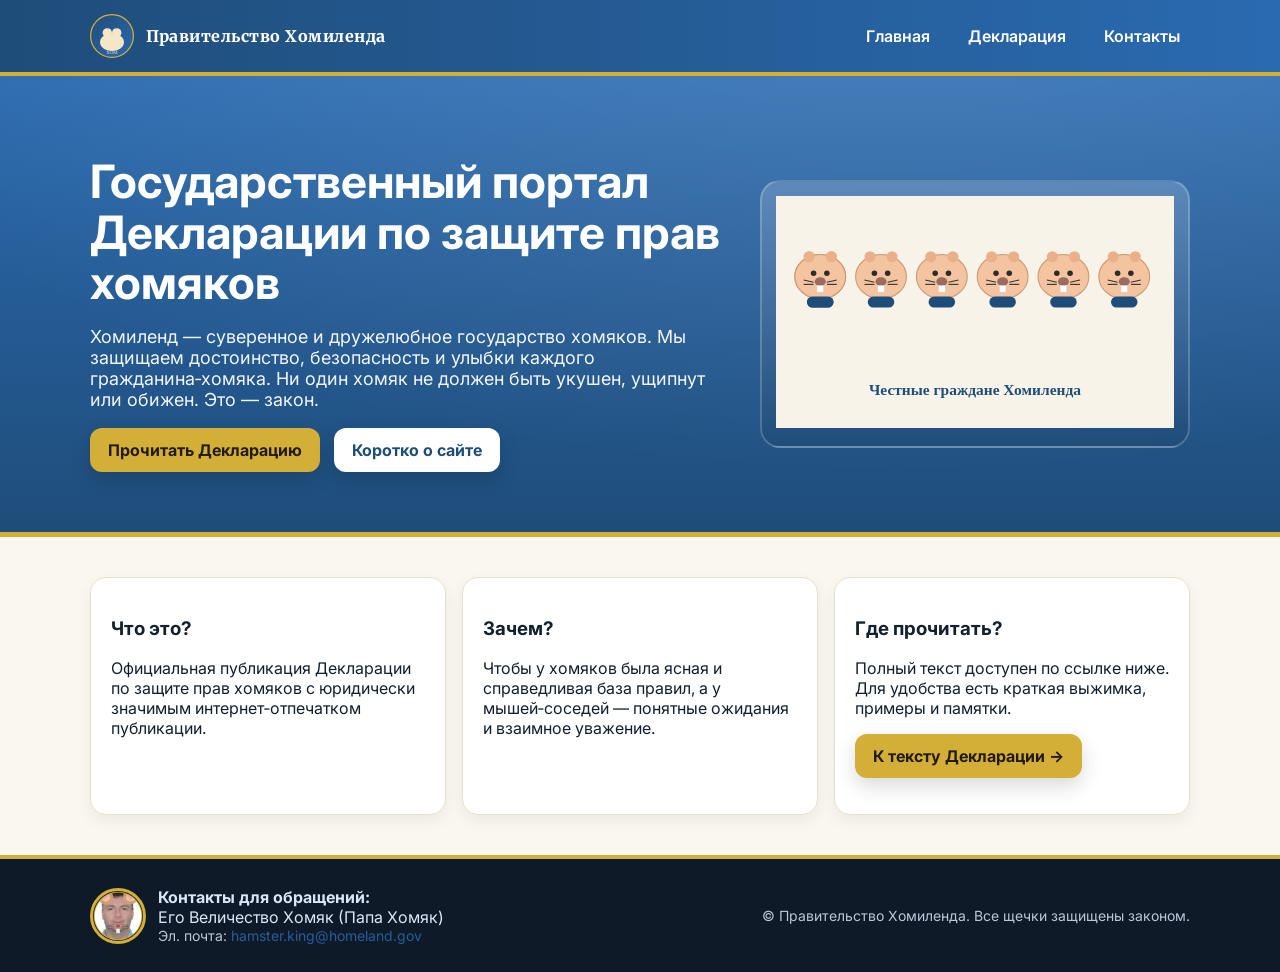
<file: index.html>
<!doctype html>
<html lang="ru">
<head>
  <meta charset="utf-8">
  <meta name="viewport" content="width=device-width, initial-scale=1">
  <title>Хомиленд — Декларация по защите прав хомяков</title>
<meta property="og:type" content="website">
<meta property="og:title" content="Хомиленд — Декларация по защите прав хомяков">
<meta property="og:description" content="Шуточная декларация о правах хомяков и правилах доброго Хомиленда.">
<meta property="og:url" content="https://mjv1981-art.github.io/hamsterland-site/index.html">
<meta property="og:image" content="https://mjv1981-art.github.io/App-Portal/assets/covers/hamsterland-declaration.jpg">
<meta property="og:image:type" content="image/jpeg">
<meta property="og:image:width" content="800">
<meta property="og:image:height" content="450">

  <link rel="stylesheet" href="assets/style.css">
  <link rel="preconnect" href="https://fonts.googleapis.com">
  <link href="https://fonts.googleapis.com/css2?family=Inter:wght@400;600;800&family=Merriweather:wght@800&display=swap" rel="stylesheet">
</head>
<body>
<header class="site-header">
  <div class="container inner">
    <div class="badge">
      <img src="assets/crest.svg" alt="Герб Хомиленда">
      <div class="site-title">Правительство Хомиленда</div>
    </div>
    <nav class="nav">
      <a href="index.html">Главная</a>
      <a href="declaration.html">Декларация</a>
      <a href="#contacts">Контакты</a>
    </nav>
  </div>
</header>

<section class="hero">
  <div class="container grid">
    <div>
      <h1>Государственный портал Декларации по защите прав хомяков</h1>
      <p>Хомиленд — суверенное и дружелюбное государство хомяков. Мы защищаем достоинство, безопасность и улыбки каждого гражданина‑хомяка. Ни один хомяк не должен быть укушен, ущипнут или обижен. Это — закон.</p>
      <div class="cta">
        <a class="button" href="declaration.html">Прочитать Декларацию</a>
        <a class="button secondary" href="#about">Коротко о сайте</a>
      </div>
    </div>
    <div class="hero-art">
      <img src="assets/hero-hamsters.svg" alt="Честные граждане хомяки">
    </div>
  </div>
</section>

<main class="main container" id="about">
  <div class="grid-3">
    <div class="card">
      <h3>Что это?</h3>
      <p>Официальная публикация Декларации по защите прав хомяков с юридически значимым интернет‑отпечатком публикации.</p>
    </div>
    <div class="card">
      <h3>Зачем?</h3>
      <p>Чтобы у хомяков была ясная и справедливая база правил, а у мышей‑соседей — понятные ожидания и взаимное уважение.</p>
    </div>
    <div class="card">
      <h3>Где прочитать?</h3>
      <p>Полный текст доступен по ссылке ниже. Для удобства есть краткая выжимка, примеры и памятки.</p>
      <p><a class="button" href="declaration.html">К тексту Декларации →</a></p>
    </div>
  </div>
</main>

<footer id="contacts">
  <div class="container footer-grid">
    <div class="contact">
      <img src="assets/hamster-king.png" alt="Его Величество Хомяк">
      <div>
        <div><strong>Контакты для обращений:</strong></div>
        <div>Его Величество Хомяк (Папа Хомяк)</div>
        <div class="small">Эл. почта: <a href="mailto:hamster.king@homeland.gov">hamster.king@homeland.gov</a></div>
      </div>
    </div>
    <div class="small">© Правительство Хомиленда. Все щечки защищены законом.</div>
  </div>
</footer>

</body>
</html>
</file>
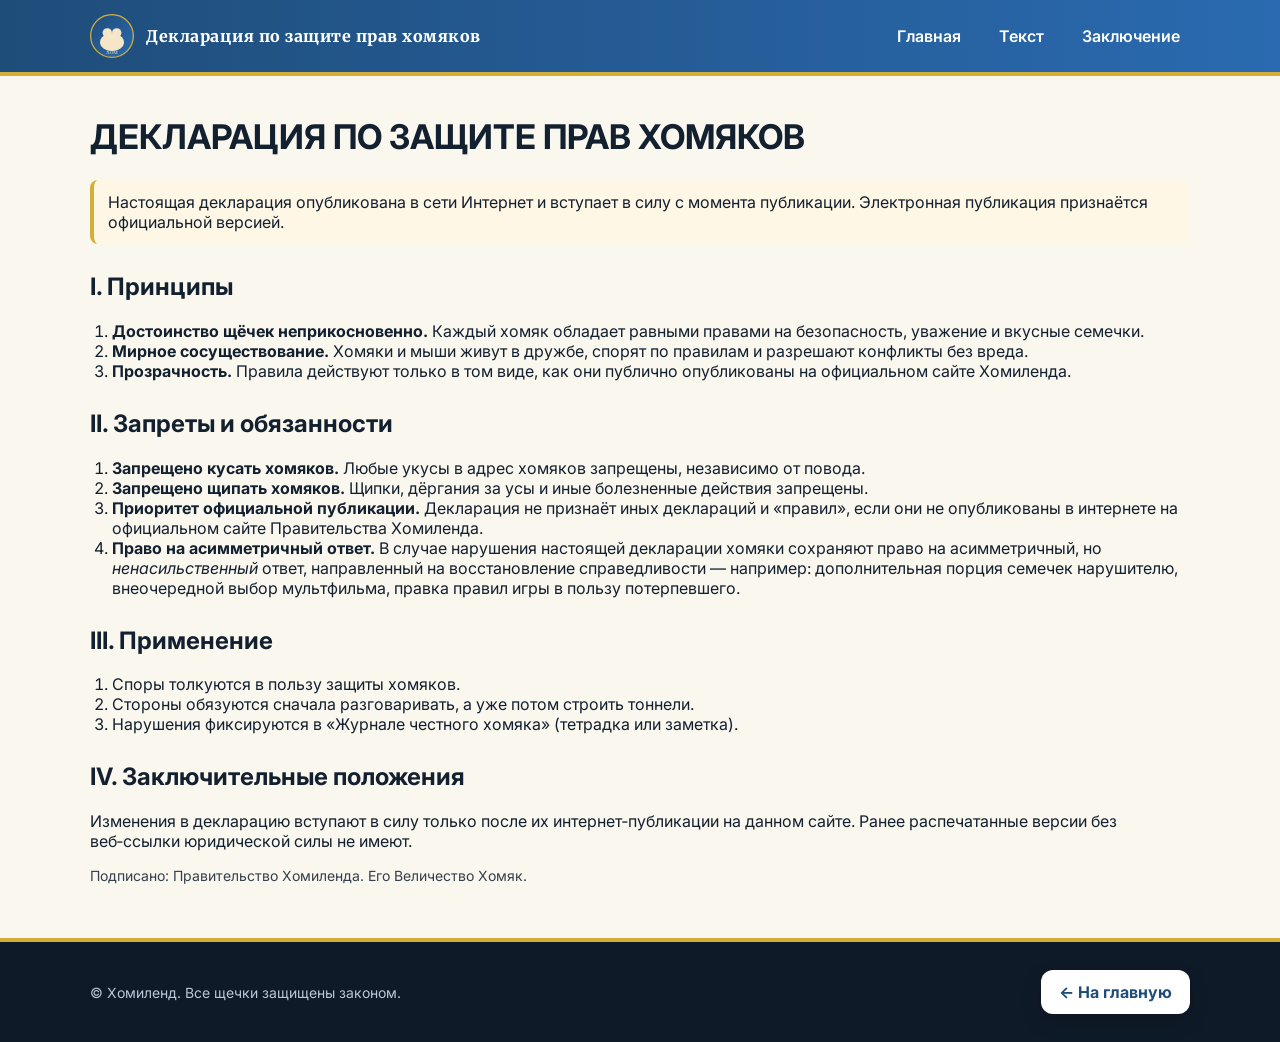
<file: declaration.html>
<!doctype html>
<html lang="ru">
<head>
  <meta charset="utf-8">
  <meta name="viewport" content="width=device-width, initial-scale=1">
  <title>Декларация по защите прав хомяков — Хомиленд</title>
  <link rel="stylesheet" href="assets/style.css">
  <link rel="preconnect" href="https://fonts.googleapis.com">
  <link href="https://fonts.googleapis.com/css2?family=Inter:wght@400;600;800&family=Merriweather:wght@800&display=swap" rel="stylesheet">
</head>
<body>
<header class="site-header">
  <div class="container inner">
    <div class="badge">
      <img src="assets/crest.svg" alt="Герб Хомиленда">
      <div class="site-title">Декларация по защите прав хомяков</div>
    </div>
    <nav class="nav">
      <a href="index.html">Главная</a>
      <a href="#text">Текст</a>
      <a href="#final">Заключение</a>
    </nav>
  </div>
</header>

<main class="main container proclamation" id="text">
  <h1>ДЕКЛАРАЦИЯ ПО ЗАЩИТЕ ПРАВ ХОМЯКОВ</h1>
  <p class="notice">Настоящая декларация опубликована в сети Интернет и вступает в силу с момента публикации. Электронная публикация признаётся официальной версией.</p>

  <h2>I. Принципы</h2>
  <ol>
    <li><strong>Достоинство щёчек неприкосновенно.</strong> Каждый хомяк обладает равными правами на безопасность, уважение и вкусные семечки.</li>
    <li><strong>Мирное сосуществование.</strong> Хомяки и мыши живут в дружбе, спорят по правилам и разрешают конфликты без вреда.</li>
    <li><strong>Прозрачность.</strong> Правила действуют только в том виде, как они публично опубликованы на официальном сайте Хомиленда.</li>
  </ol>

  <h2>II. Запреты и обязанности</h2>
  <ol>
    <li><strong>Запрещено кусать хомяков.</strong> Любые укусы в адрес хомяков запрещены, независимо от повода.</li>
    <li><strong>Запрещено щипать хомяков.</strong> Щипки, дёргания за усы и иные болезненные действия запрещены.</li>
    <li><strong>Приоритет официальной публикации.</strong> Декларация не признаёт иных деклараций и «правил», если они не опубликованы в интернете на официальном сайте Правительства Хомиленда.</li>
    <li><strong>Право на асимметричный ответ.</strong> В случае нарушения настоящей декларации хомяки сохраняют право на асимметричный, но <em>ненасильственный</em> ответ, направленный на восстановление справедливости — например: дополнительная порция семечек нарушителю, внеочередной выбор мультфильма, правка правил игры в пользу потерпевшего.</li>
  </ol>

  <h2>III. Применение</h2>
  <ol>
    <li>Споры толкуются в пользу защиты хомяков.</li>
    <li>Стороны обязуются сначала разговаривать, а уже потом строить тоннели.</li>
    <li>Нарушения фиксируются в «Журнале честного хомяка» (тетрадка или заметка).</li>
  </ol>

  <h2 id="final">IV. Заключительные положения</h2>
  <p>Изменения в декларацию вступают в силу только после их интернет‑публикации на данном сайте. Ранее распечатанные версии без веб‑ссылки юридической силы не имеют.</p>

  <p class="small">Подписано: Правительство Хомиленда. Его Величество Хомяк.</p>
</main>

<footer>
  <div class="container footer-grid">
    <div class="small">© Хомиленд. Все щечки защищены законом.</div>
    <div><a class="button secondary" href="index.html">← На главную</a></div>
  </div>
</footer>
</body>
</html>
</file>
<file: assets/style.css>
:root {
  --gov-blue-1:#1f4d7a;
  --gov-blue-2:#2a6ab0;
  --gov-gold:#d4af37;
  --cream:#faf7ef;
  --ink:#12202f;
  --hamster:#f3c49f;
}
* { box-sizing: border-box; }
html, body { margin:0; padding:0; font-family: 'Inter', system-ui, -apple-system, 'Segoe UI', Roboto, Arial, sans-serif; color: var(--ink); background: var(--cream); }
a { color: var(--gov-blue-2); text-decoration: none; }
a:hover { text-decoration: underline; }
.container { width: min(1100px, 92vw); margin: 0 auto; }
header gov-bar { display:block; }
.site-header {
  background: linear-gradient(90deg, var(--gov-blue-1), var(--gov-blue-2));
  color: white;
  border-bottom: 4px solid var(--gov-gold);
  position: sticky; top: 0; z-index: 100;
}
.site-header .inner { display:flex; align-items:center; gap:14px; padding:14px 0; }
.site-title { font-family: 'Merriweather', Georgia, serif; font-weight: 800; letter-spacing: .5px; }
.badge { display:flex; align-items:center; gap:12px; }
.badge img { width:44px; height:44px; }
.nav { margin-left:auto; display:flex; gap:18px; font-weight:600; }
.nav a { color:#fff; padding:8px 10px; border-radius: 10px; }
.nav a:hover { background: rgba(255,255,255,.12); text-decoration:none; }

.hero {
  background: radial-gradient(1200px 600px at 70% -200px, rgba(255,255,255,.18), rgba(255,255,255,0)),
              linear-gradient(180deg, #2a6ab0, #1f4d7a);
  color: white;
  padding: 80px 0 60px;
  border-bottom: 5px solid var(--gov-gold);
}
.hero .grid { display:grid; grid-template-columns: 1.2fr .8fr; gap: 24px; align-items: center; }
.hero h1 { font-size: clamp(28px, 4vw, 46px); margin: 0 0 14px; line-height: 1.1; }
.hero p { font-size: clamp(16px, 2.2vw, 18px); opacity:.95; }
.cta { display:flex; gap:14px; margin-top: 16px; }
.button {
  display:inline-block; background: var(--gov-gold); color:#231a0e; padding: 12px 18px; border-radius: 12px; font-weight:700;
  box-shadow: 0 8px 20px rgba(0,0,0,.15);
}
.button.secondary { background: #fff; color: var(--gov-blue-1); }

.hero-art {
  background: linear-gradient(180deg, rgba(255,255,255,.18), rgba(0,0,0,.08));
  border: 2px solid rgba(255,255,255,.2);
  border-radius: 20px; padding: 14px;
}
.hero-art svg { width: 100%; height: auto; display:block; }

.section { padding: 50px 0; }
.card {
  background: white; border: 1px solid #e8e1cf; border-radius: 16px; padding: 20px; box-shadow: 0 6px 16px rgba(0,0,0,.06);
}
.grid-3 { display:grid; gap:16px; grid-template-columns: repeat(3, 1fr); }
.grid-2 { display:grid; gap:16px; grid-template-columns: repeat(2, 1fr); }

footer {
  background: #0f1a28; color:#d9e6f7; padding: 28px 0; border-top: 4px solid var(--gov-gold);
}
.footer-grid { display:grid; gap: 16px; grid-template-columns: 1fr auto; align-items:center; }
.contact { display:flex; align-items:center; gap:12px; }
.contact img { width:56px; height:56px; border-radius: 50%; border: 3px solid var(--gov-gold); }

.main { padding: 40px 0; }
.proclamation h1 { margin-top: 0; font-size: 34px; }
.proclamation h2 { margin-top: 28px; }
.proclamation ol { padding-left: 22px; }
.notice { background: #fff7e6; border-left: 4px solid var(--gov-gold); padding: 12px 14px; border-radius: 8px; }
.small { font-size: 14px; opacity:.85; }

@media (max-width: 860px) {
  .hero .grid { grid-template-columns: 1fr; }
  .grid-3 { grid-template-columns: 1fr; }
  .grid-2 { grid-template-columns: 1fr; }
}
</file>
